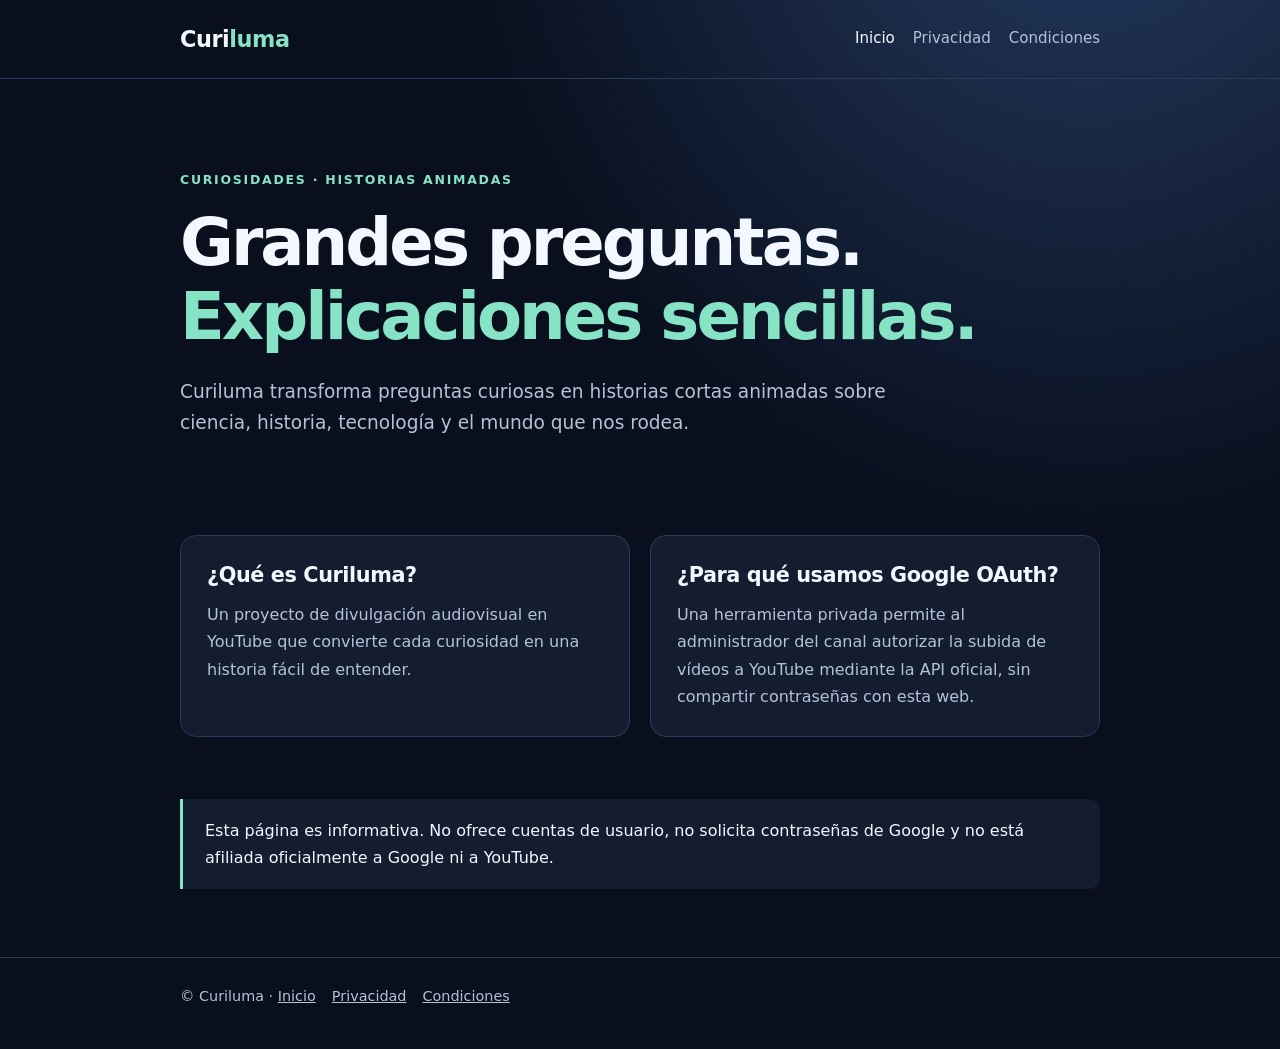
<file: index.html>
<!doctype html>
<html lang="es"><head><meta charset="utf-8"><meta name="viewport" content="width=device-width,initial-scale=1"><meta name="description" content="Curiluma: historias animadas cortas sobre ciencia, historia y curiosidades."><title>Curiluma | Historias que despiertan curiosidad</title><link rel="stylesheet" href="styles.css"></head><body><header class="site-header"><div class="wrap header-row"><a class="brand" href="./" aria-label="Curiluma, inicio">Curi<span class="accent">luma</span></a><nav aria-label="Menú principal"><a href="./" aria-current="page">Inicio</a><a href="privacidad.html">Privacidad</a><a href="condiciones.html">Condiciones</a></nav></div></header><main class="wrap"><section class="hero"><div class="eyebrow">Curiosidades · Historias animadas</div><h1>Grandes preguntas.<br><span class="accent">Explicaciones sencillas.</span></h1><p class="intro">Curiluma transforma preguntas curiosas en historias cortas animadas sobre ciencia, historia, tecnología y el mundo que nos rodea.</p></section><div class="cards"><section class="card"><h2>¿Qué es Curiluma?</h2><p>Un proyecto de divulgación audiovisual en YouTube que convierte cada curiosidad en una historia fácil de entender.</p></section><section class="card"><h2>¿Para qué usamos Google OAuth?</h2><p>Una herramienta privada permite al administrador del canal autorizar la subida de vídeos a YouTube mediante la API oficial, sin compartir contraseñas con esta web.</p></section></div><div class="note">Esta página es informativa. No ofrece cuentas de usuario, no solicita contraseñas de Google y no está afiliada oficialmente a Google ni a YouTube.</div></main><footer class="site-footer"><div class="wrap">© Curiluma · <a href="./">Inicio</a><a href="privacidad.html">Privacidad</a><a href="condiciones.html">Condiciones</a></div></footer></body></html>
</file>
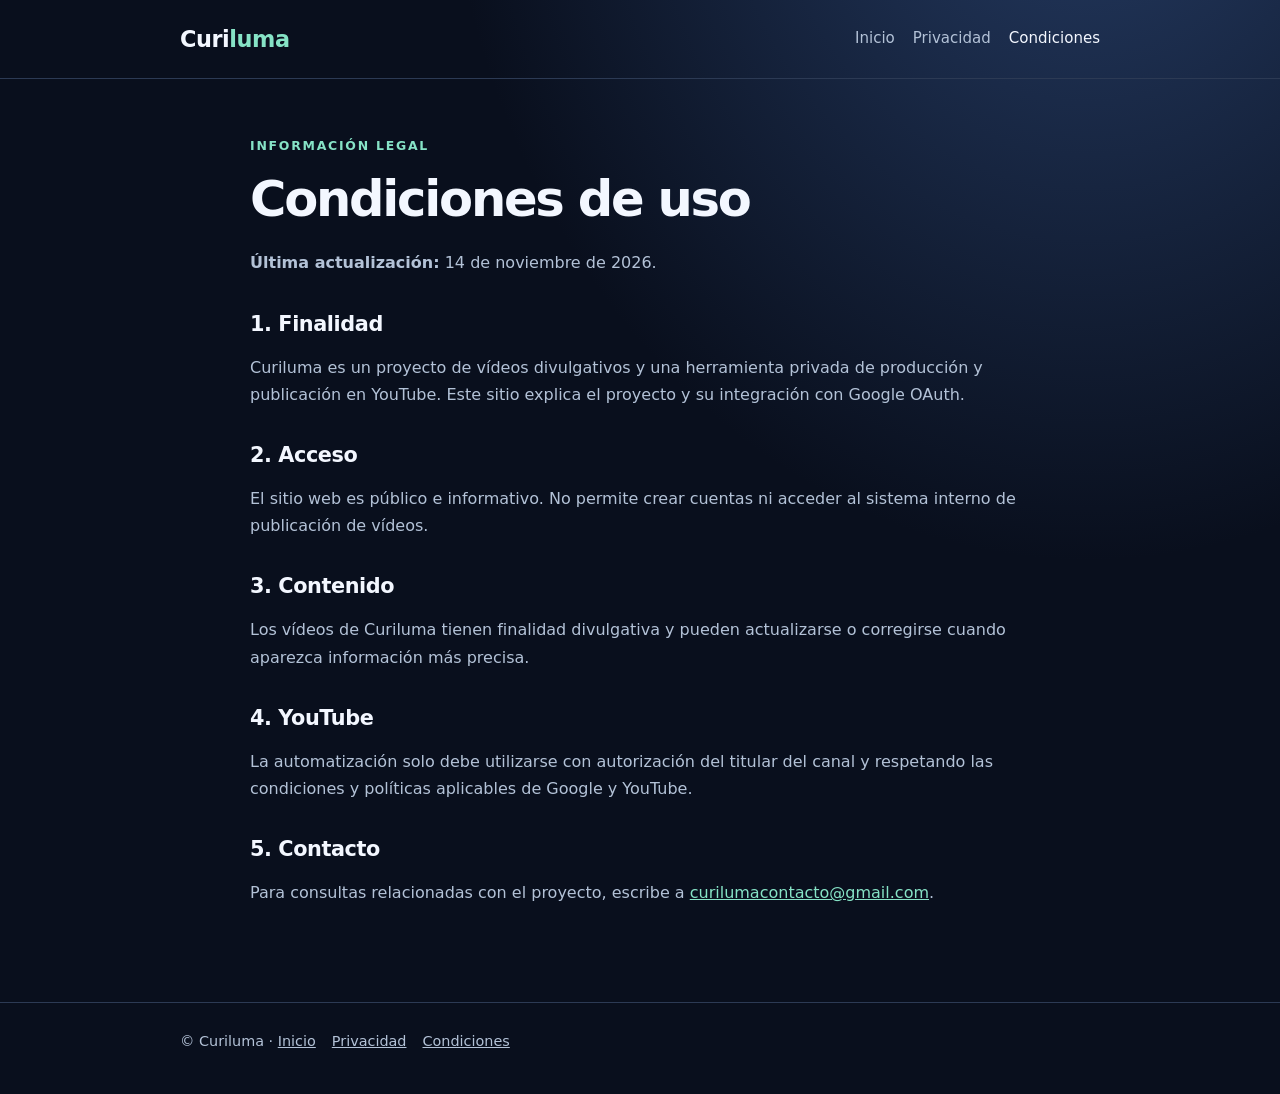
<file: condiciones.html>
<!doctype html>
<html lang="es"><head><meta charset="utf-8"><meta name="viewport" content="width=device-width,initial-scale=1"><meta name="description" content="Condiciones de uso de la web informativa de Curiluma."><title>Condiciones de uso | Curiluma</title><link rel="stylesheet" href="styles.css"></head><body><header class="site-header"><div class="wrap header-row"><a class="brand" href="./" aria-label="Curiluma, inicio">Curi<span class="accent">luma</span></a><nav aria-label="Menú principal"><a href="./">Inicio</a><a href="privacidad.html">Privacidad</a><a href="condiciones.html" aria-current="page">Condiciones</a></nav></div></header><main class="wrap legal"><div class="eyebrow">Información legal</div><h1>Condiciones de uso</h1><p><strong>Última actualización:</strong> 14 de noviembre de 2026.</p><h2>1. Finalidad</h2><p>Curiluma es un proyecto de vídeos divulgativos y una herramienta privada de producción y publicación en YouTube. Este sitio explica el proyecto y su integración con Google OAuth.</p><h2>2. Acceso</h2><p>El sitio web es público e informativo. No permite crear cuentas ni acceder al sistema interno de publicación de vídeos.</p><h2>3. Contenido</h2><p>Los vídeos de Curiluma tienen finalidad divulgativa y pueden actualizarse o corregirse cuando aparezca información más precisa.</p><h2>4. YouTube</h2><p>La automatización solo debe utilizarse con autorización del titular del canal y respetando las condiciones y políticas aplicables de Google y YouTube.</p><h2>5. Contacto</h2><p>Para consultas relacionadas con el proyecto, escribe a <a href="mailto:curilumacontacto@gmail.com">curilumacontacto@gmail.com</a>.</p></main><footer class="site-footer"><div class="wrap">© Curiluma · <a href="./">Inicio</a><a href="privacidad.html">Privacidad</a><a href="condiciones.html">Condiciones</a></div></footer></body></html>
</file>
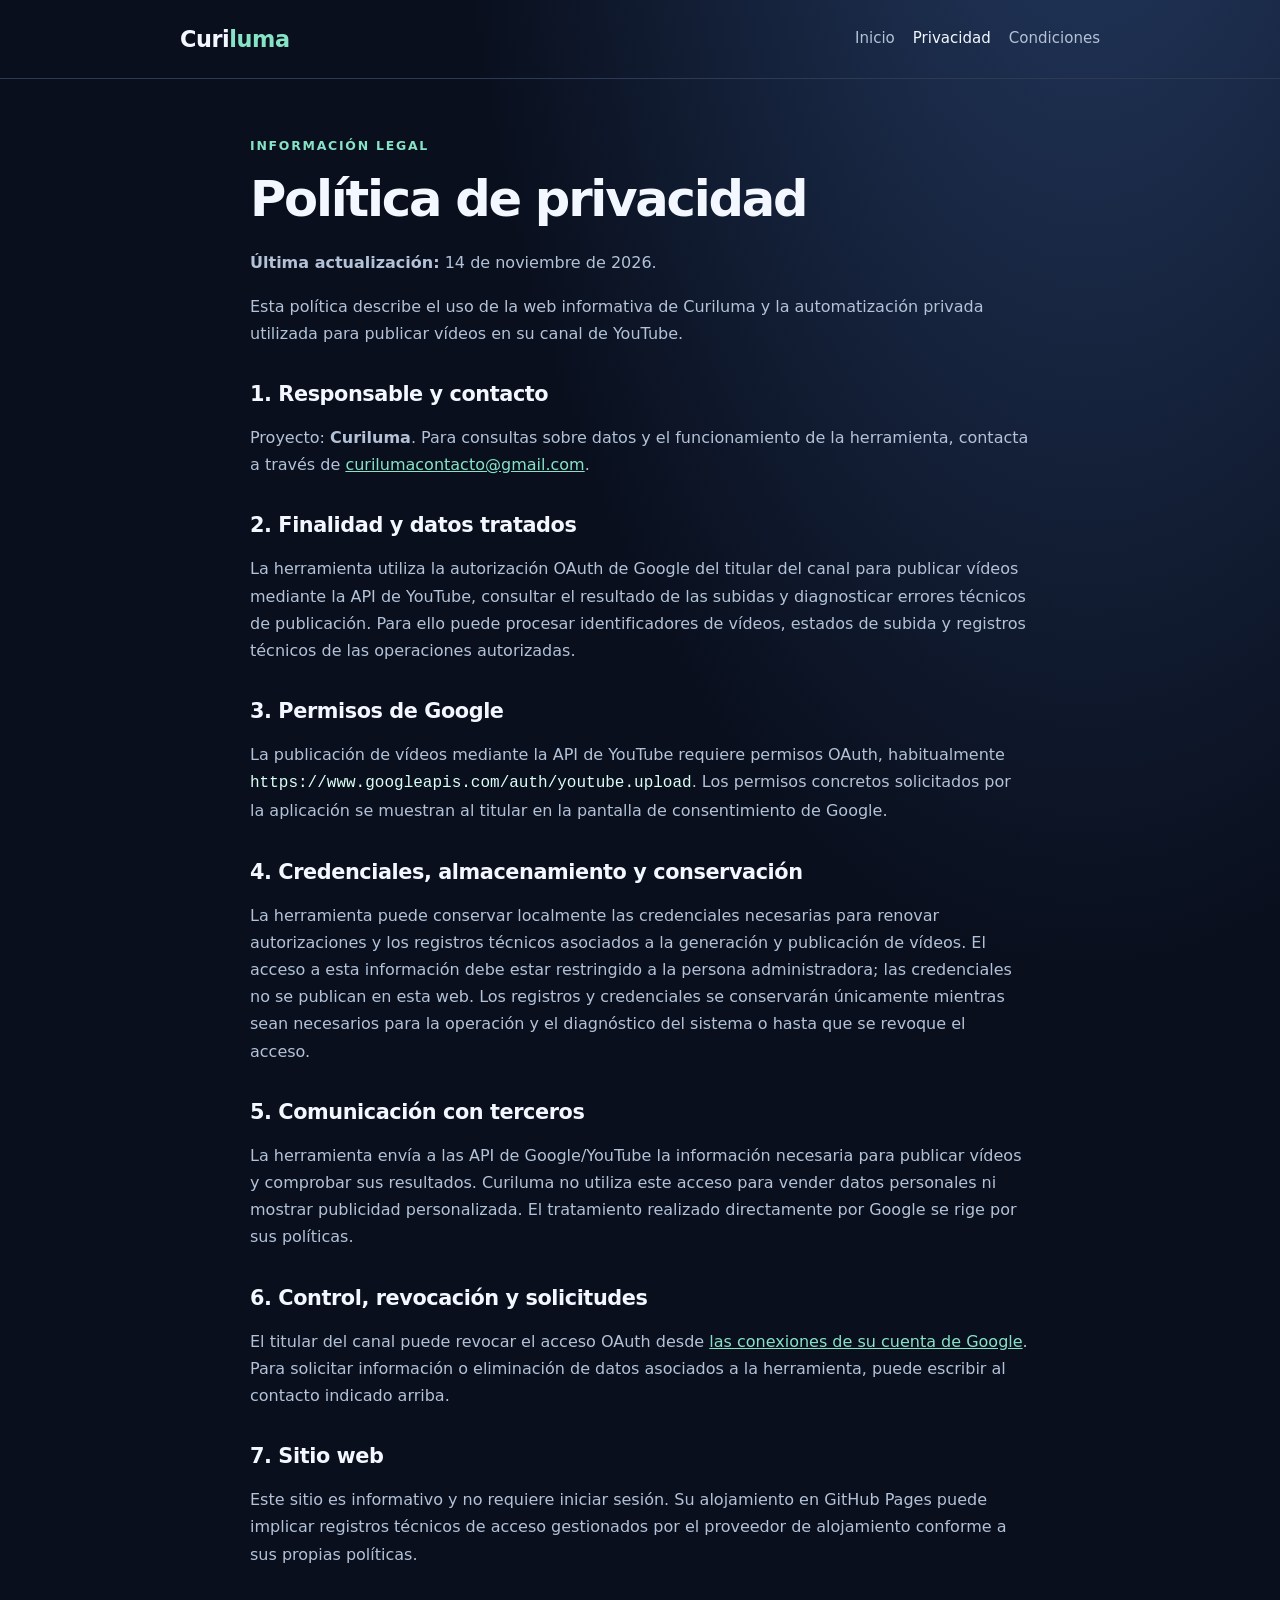
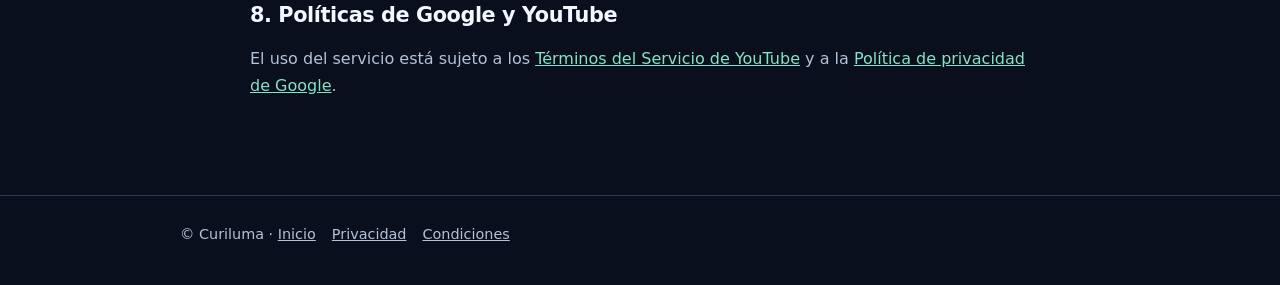
<file: privacidad.html>
<!doctype html>
<html lang="es"><head><meta charset="utf-8"><meta name="viewport" content="width=device-width,initial-scale=1"><meta name="description" content="Política de privacidad de Curiluma y su integración privada con YouTube."><title>Política de privacidad | Curiluma</title><link rel="stylesheet" href="styles.css"></head><body><header class="site-header"><div class="wrap header-row"><a class="brand" href="./" aria-label="Curiluma, inicio">Curi<span class="accent">luma</span></a><nav aria-label="Menú principal"><a href="./">Inicio</a><a href="privacidad.html" aria-current="page">Privacidad</a><a href="condiciones.html">Condiciones</a></nav></div></header><main class="wrap legal"><div class="eyebrow">Información legal</div><h1>Política de privacidad</h1><p><strong>Última actualización:</strong> 14 de noviembre de 2026.</p><p>Esta política describe el uso de la web informativa de Curiluma y la automatización privada utilizada para publicar vídeos en su canal de YouTube.</p><h2>1. Responsable y contacto</h2><p>Proyecto: <strong>Curiluma</strong>. Para consultas sobre datos y el funcionamiento de la herramienta, contacta a través de <a href="mailto:curilumacontacto@gmail.com">curilumacontacto@gmail.com</a>.</p><h2>2. Finalidad y datos tratados</h2><p>La herramienta utiliza la autorización OAuth de Google del titular del canal para publicar vídeos mediante la API de YouTube, consultar el resultado de las subidas y diagnosticar errores técnicos de publicación. Para ello puede procesar identificadores de vídeos, estados de subida y registros técnicos de las operaciones autorizadas.</p><h2>3. Permisos de Google</h2><p>La publicación de vídeos mediante la API de YouTube requiere permisos OAuth, habitualmente <code>https://www.googleapis.com/auth/youtube.upload</code>. Los permisos concretos solicitados por la aplicación se muestran al titular en la pantalla de consentimiento de Google.</p><h2>4. Credenciales, almacenamiento y conservación</h2><p>La herramienta puede conservar localmente las credenciales necesarias para renovar autorizaciones y los registros técnicos asociados a la generación y publicación de vídeos. El acceso a esta información debe estar restringido a la persona administradora; las credenciales no se publican en esta web. Los registros y credenciales se conservarán únicamente mientras sean necesarios para la operación y el diagnóstico del sistema o hasta que se revoque el acceso.</p><h2>5. Comunicación con terceros</h2><p>La herramienta envía a las API de Google/YouTube la información necesaria para publicar vídeos y comprobar sus resultados. Curiluma no utiliza este acceso para vender datos personales ni mostrar publicidad personalizada. El tratamiento realizado directamente por Google se rige por sus políticas.</p><h2>6. Control, revocación y solicitudes</h2><p>El titular del canal puede revocar el acceso OAuth desde <a href="https://myaccount.google.com/connections" rel="noopener noreferrer">las conexiones de su cuenta de Google</a>. Para solicitar información o eliminación de datos asociados a la herramienta, puede escribir al contacto indicado arriba.</p><h2>7. Sitio web</h2><p>Este sitio es informativo y no requiere iniciar sesión. Su alojamiento en GitHub Pages puede implicar registros técnicos de acceso gestionados por el proveedor de alojamiento conforme a sus propias políticas.</p><h2>8. Políticas de Google y YouTube</h2><p>El uso del servicio está sujeto a los <a href="https://www.youtube.com/t/terms" rel="noopener noreferrer">Términos del Servicio de YouTube</a> y a la <a href="https://policies.google.com/privacy" rel="noopener noreferrer">Política de privacidad de Google</a>.</p></main><footer class="site-footer"><div class="wrap">© Curiluma · <a href="./">Inicio</a><a href="privacidad.html">Privacidad</a><a href="condiciones.html">Condiciones</a></div></footer></body></html>
</file>
<file: styles.css>
:root{color-scheme:dark;--bg:#090f1d;--surface:#141d30;--ink:#f3f7ff;--muted:#b3c2d7;--line:#2c3a54;--mint:#86e3c6;--blue:#87b4ff}*{box-sizing:border-box}html{scroll-behavior:smooth}body{margin:0;background:radial-gradient(ellipse at 85% -20%,#263d66 0%,transparent 42%),var(--bg);font:16px/1.7 system-ui,-apple-system,"Segoe UI",Arial,sans-serif;color:var(--ink)}a{color:var(--mint)}a:focus-visible{outline:2px solid var(--mint);outline-offset:4px}.wrap{width:min(920px,calc(100% - 36px));margin:auto}.site-header{border-bottom:1px solid var(--line)}.header-row{display:flex;justify-content:space-between;align-items:center;gap:16px;flex-wrap:wrap;padding:20px 0}.brand{font-size:1.4rem;font-weight:800;text-decoration:none;color:var(--ink);letter-spacing:-.02em}.accent{color:var(--mint)}nav{display:flex;gap:18px;flex-wrap:wrap}nav a{font-size:.94rem;text-decoration:none;color:var(--muted)}nav a[aria-current="page"],nav a:hover{color:var(--ink)}.hero{padding:90px 0 48px}.eyebrow{color:var(--mint);font-size:.78rem;letter-spacing:.14em;font-weight:700;text-transform:uppercase}h1{font-size:clamp(2.3rem,6.5vw,4.1rem);letter-spacing:-.045em;line-height:1.13;margin:15px 0 22px}h2{font-size:1.3rem;line-height:1.3;letter-spacing:-.02em;margin:0 0 12px}.intro{font-size:1.16rem;max-width:720px;color:var(--muted)}.cards{display:grid;grid-template-columns:repeat(2,minmax(0,1fr));gap:20px;margin:30px 0 62px}.card{border:1px solid var(--line);border-radius:16px;background:var(--surface);padding:26px}.card p{color:var(--muted);margin:0}.note{border-left:3px solid var(--mint);background:var(--surface);padding:18px 22px;margin-bottom:68px;border-radius:0 12px 12px 0}.legal{max-width:780px;padding:56px 0 80px}.legal h1{font-size:clamp(2.2rem,5vw,3.1rem)}.legal h2{margin-top:34px}.legal p,.legal li{color:var(--muted)}.legal code{overflow-wrap:anywhere;color:#dcfff4}.site-footer{border-top:1px solid var(--line);padding:26px 0 40px;color:var(--muted);font-size:.9rem}.site-footer a{color:var(--muted);margin-right:16px}@media(max-width:650px){.cards{grid-template-columns:1fr}.hero{padding-top:58px}.card{padding:20px}nav{gap:12px}}
</file>
